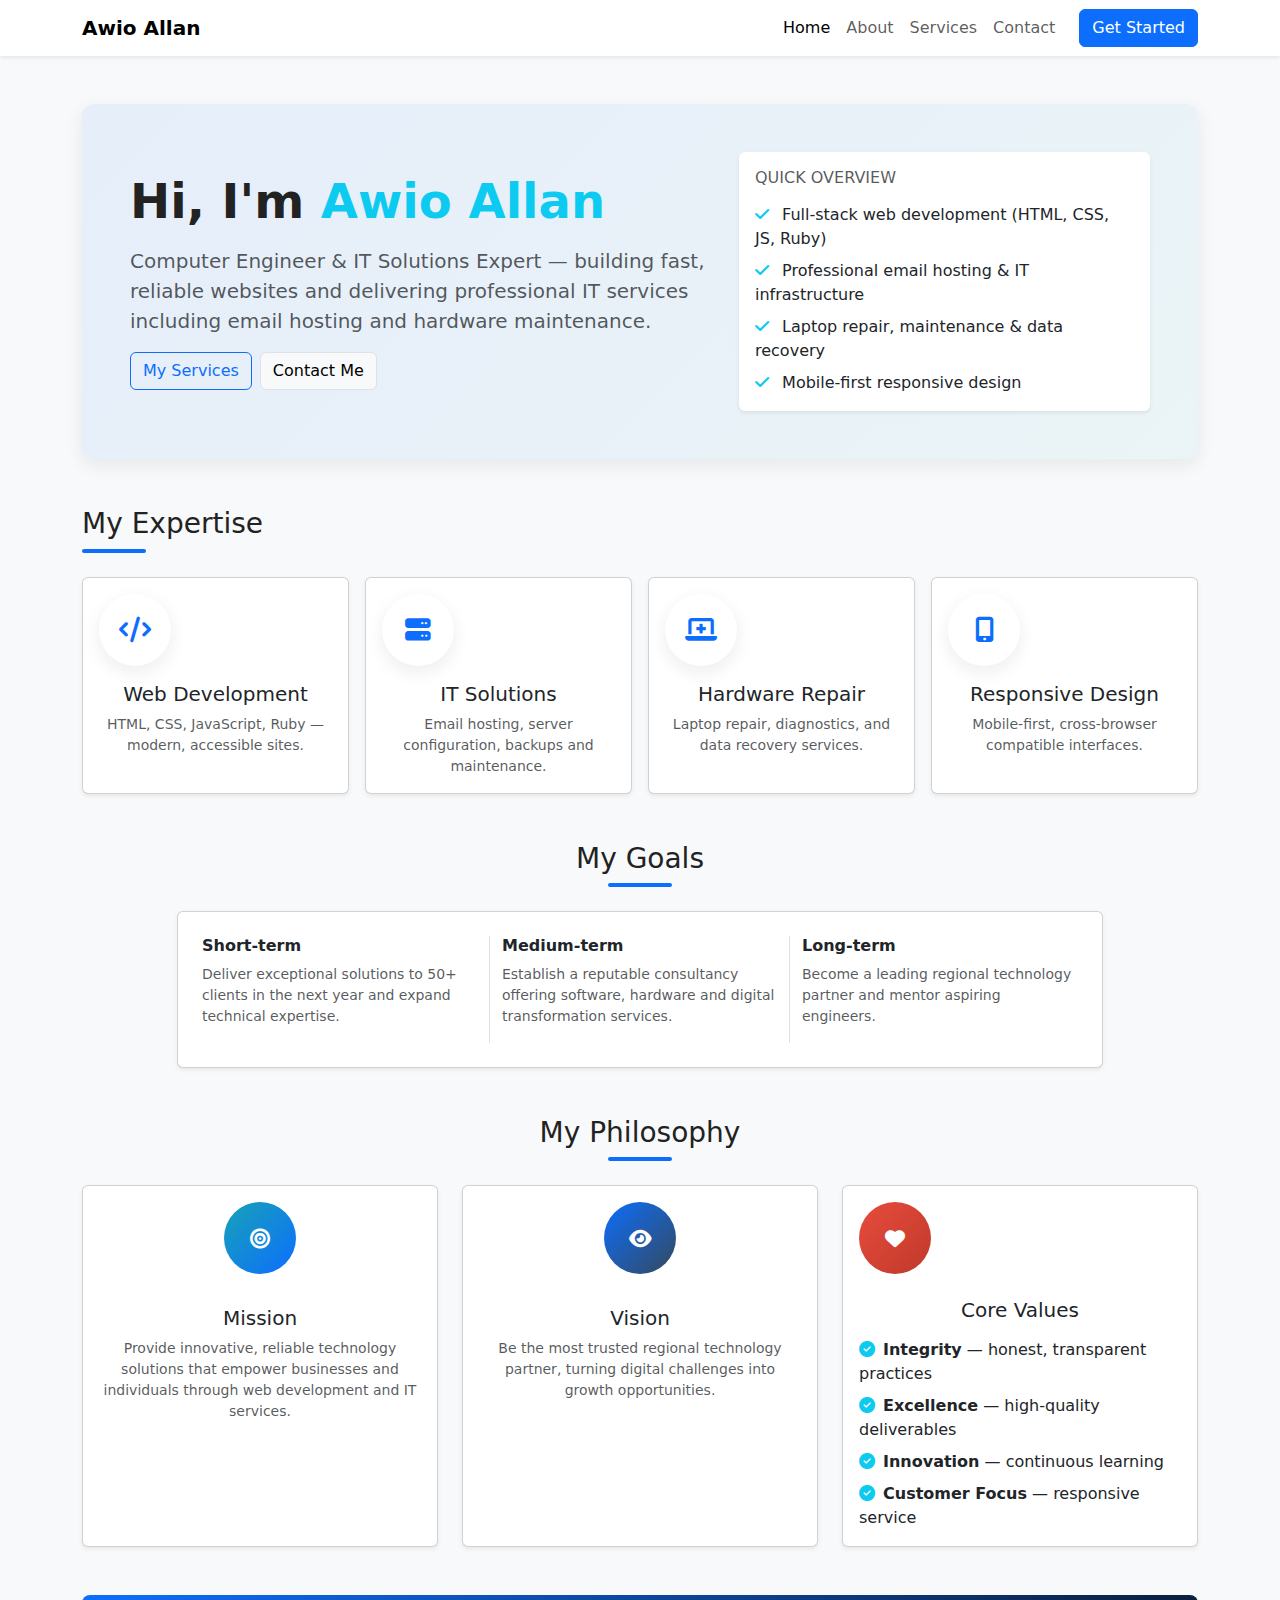
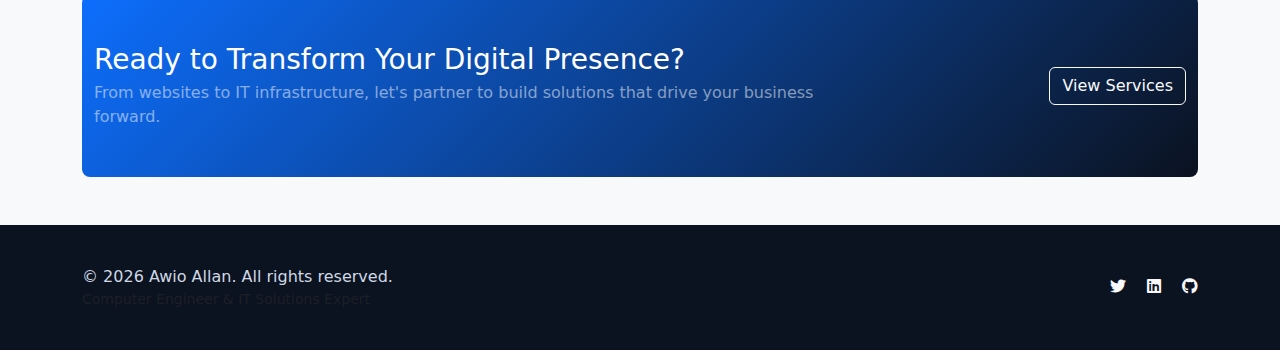
<file: index.html>
<!DOCTYPE html>
<html lang="en">
<head>
  <meta charset="utf-8" />
  <meta name="viewport" content="width=device-width, initial-scale=1" />
  <title>Awio Allan | Computer Engineer</title>

  <!-- Bootstrap CSS -->
  <link href="https://cdn.jsdelivr.net/npm/bootstrap@5.3.2/dist/css/bootstrap.min.css" rel="stylesheet">

  <!-- Font Awesome -->
  <link rel="stylesheet" href="https://cdnjs.cloudflare.com/ajax/libs/font-awesome/6.4.0/css/all.min.css">

  <style>
    :root{
      --brand: #0d6efd;
      --accent: #17a2b8;
      --muted: #6c757d;
      --shadow: 0 6px 18px rgba(20,20,50,0.08);
    }

    body{
      font-family: system-ui, -apple-system, "Segoe UI", Roboto, "Helvetica Neue", Arial;
      color: #222;
      background: #f8f9fa;
    }

    .hero {
      background: linear-gradient(135deg, rgba(13,110,253,0.08), rgba(23,162,184,0.06));
      padding: 4.5rem 0;
      border-radius: 12px;
      box-shadow: var(--shadow);
    }

    .skill-icon {
      width: 72px;
      height: 72px;
      display:flex;
      align-items:center;
      justify-content:center;
      border-radius: 50%;
      background: white;
      box-shadow: var(--shadow);
      color: var(--brand);
      font-size: 1.6rem;
    }

    .underline {
      width: 64px;
      height: 4px;
      background: var(--brand);
      border-radius: 2px;
      margin-top: .5rem;
    }

    footer{
      background: #0b1220;
      color: #cfd8e3;
      padding: 2.5rem 0;
    }

    .btn-outline-brand{
      border-color: var(--brand);
      color: var(--brand);
    }

    @media (min-width: 992px){
      .hero-title { font-size: 3rem; }
    }
  </style>
</head>
<body>

  <!-- NAVBAR -->
  <nav class="navbar navbar-expand-lg navbar-light bg-white shadow-sm">
    <div class="container">
      <a class="navbar-brand fw-bold" href="index.html">Awio Allan</a>
      <button class="navbar-toggler" type="button" data-bs-toggle="collapse" data-bs-target="#mainNav"
        aria-controls="mainNav" aria-expanded="false" aria-label="Toggle navigation">
        <span class="navbar-toggler-icon"></span>
      </button>

      <div class="collapse navbar-collapse" id="mainNav">
        <ul class="navbar-nav ms-auto align-items-lg-center">
          <li class="nav-item"><a class="nav-link active" href="index.html">Home</a></li>
          <li class="nav-item"><a class="nav-link" href="about.html">About</a></li>
          <li class="nav-item"><a class="nav-link" href="services.html">Services</a></li>
          <!--<li class="nav-item"><a class="nav-link" href="projects.html">Projects</a></li>-->
          <li class="nav-item"><a class="nav-link" href="contact.html">Contact</a></li>
        </ul>
        <a class="btn btn-primary ms-lg-3" href="contact.html">Get Started</a>
      </div>
    </div>
  </nav>

  <!-- HERO -->
  <main class="container my-5">
    <section class="hero p-4 p-lg-5">
      <div class="row align-items-center">
        <div class="col-lg-7">
          <h1 class="hero-title display-5 fw-bold mb-3">Hi, I'm <span class="text-info">Awio Allan</span></h1>
          <p class="lead text-muted mb-3">Computer Engineer & IT Solutions Expert — building fast, reliable websites and delivering professional IT services including email hosting and hardware maintenance.</p>

          <div class="d-flex flex-wrap gap-2">
            <!--<a href="projects.html" class="btn btn-primary">View My Work</a>-->
            <a href="services.html" class="btn btn-outline-brand">My Services</a>
            <a href="contact.html" class="btn btn-light border">Contact Me</a>
          </div>
        </div>

        <div class="col-lg-5 mt-4 mt-lg-0">
          <div class="card border-0 shadow-sm">
            <div class="card-body">
              <h6 class="text-uppercase text-muted mb-3">Quick Overview</h6>
              <ul class="list-unstyled mb-0">
                <li class="mb-2"><i class="fa fa-check text-info me-2"></i> Full-stack web development (HTML, CSS, JS, Ruby)</li>
                <li class="mb-2"><i class="fa fa-check text-info me-2"></i> Professional email hosting & IT infrastructure</li>
                <li class="mb-2"><i class="fa fa-check text-info me-2"></i> Laptop repair, maintenance & data recovery</li>
                <li><i class="fa fa-check text-info me-2"></i> Mobile-first responsive design</li>
              </ul>
            </div>
          </div>
        </div>
      </div>
    </section>

    <!-- EXPERTISE / SKILLS -->
    <section class="my-5">
      <div class="d-flex justify-content-between align-items-end mb-4">
        <div>
          <h3 class="mb-0">My Expertise</h3>
          <div class="underline"></div>
        </div>
      </div>

      <div class="row g-3">
        <div class="col-md-6 col-lg-3">
          <div class="card h-100 shadow-sm">
            <div class="card-body text-center">
              <div class="skill-icon mb-3"><i class="fas fa-code"></i></div>
              <h5 class="card-title">Web Development</h5>
              <p class="text-muted small mb-0">HTML, CSS, JavaScript, Ruby — modern, accessible sites.</p>
            </div>
          </div>
        </div>

        <div class="col-md-6 col-lg-3">
          <div class="card h-100 shadow-sm">
            <div class="card-body text-center">
              <div class="skill-icon mb-3"><i class="fas fa-server"></i></div>
              <h5 class="card-title">IT Solutions</h5>
              <p class="text-muted small mb-0">Email hosting, server configuration, backups and maintenance.</p>
            </div>
          </div>
        </div>

        <div class="col-md-6 col-lg-3">
          <div class="card h-100 shadow-sm">
            <div class="card-body text-center">
              <div class="skill-icon mb-3"><i class="fas fa-laptop-medical"></i></div>
              <h5 class="card-title">Hardware Repair</h5>
              <p class="text-muted small mb-0">Laptop repair, diagnostics, and data recovery services.</p>
            </div>
          </div>
        </div>

        <div class="col-md-6 col-lg-3">
          <div class="card h-100 shadow-sm">
            <div class="card-body text-center">
              <div class="skill-icon mb-3"><i class="fas fa-mobile-alt"></i></div>
              <h5 class="card-title">Responsive Design</h5>
              <p class="text-muted small mb-0">Mobile-first, cross-browser compatible interfaces.</p>
            </div>
          </div>
        </div>
      </div>
    </section>

    <!-- GOALS -->
    <section class="my-5">
      <div class="text-center mb-4">
        <h3 class="mb-0">My Goals</h3>
        <div class="underline mx-auto"></div>
      </div>

      <div class="row g-4 justify-content-center">
        <div class="col-md-10">
          <div class="card p-4 shadow-sm">
            <div class="row">
              <div class="col-md-4 border-end">
                <h6 class="fw-semibold">Short-term</h6>
                <p class="text-muted small">Deliver exceptional solutions to 50+ clients in the next year and expand technical expertise.</p>
              </div>
              <div class="col-md-4 border-end">
                <h6 class="fw-semibold">Medium-term</h6>
                <p class="text-muted small">Establish a reputable consultancy offering software, hardware and digital transformation services.</p>
              </div>
              <div class="col-md-4">
                <h6 class="fw-semibold">Long-term</h6>
                <p class="text-muted small">Become a leading regional technology partner and mentor aspiring engineers.</p>
              </div>
            </div>
          </div>
        </div>
      </div>
    </section>

    <!-- MISSION / VISION / VALUES -->
    <section class="my-5">
      <div class="text-center mb-4">
        <h3 class="mb-0">My Philosophy</h3>
        <div class="underline mx-auto"></div>
      </div>

      <div class="row g-4">
        <div class="col-md-4">
          <div class="card h-100 shadow-sm">
            <div class="card-body text-center">
              <div class="mb-3 rounded-circle d-inline-flex align-items-center justify-content-center" style="width:72px;height:72px;background:linear-gradient(135deg,#17a2b8,#0d6efd);color:#fff">
                <i class="fas fa-bullseye fa-lg"></i>
              </div>
              <h5 class="mt-3">Mission</h5>
              <p class="text-muted small">Provide innovative, reliable technology solutions that empower businesses and individuals through web development and IT services.</p>
            </div>
          </div>
        </div>

        <div class="col-md-4">
          <div class="card h-100 shadow-sm">
            <div class="card-body text-center">
              <div class="mb-3 rounded-circle d-inline-flex align-items-center justify-content-center" style="width:72px;height:72px;background:linear-gradient(135deg,#0d6efd,#34495e);color:#fff">
                <i class="fas fa-eye fa-lg"></i>
              </div>
              <h5 class="mt-3">Vision</h5>
              <p class="text-muted small">Be the most trusted regional technology partner, turning digital challenges into growth opportunities.</p>
            </div>
          </div>
        </div>

        <div class="col-md-4">
          <div class="card h-100 shadow-sm">
            <div class="card-body">
              <div class="text-center mb-3 rounded-circle d-inline-flex align-items-center justify-content-center" style="width:72px;height:72px;background:linear-gradient(135deg,#e74c3c,#c0392b);color:#fff">
                <i class="fas fa-heart fa-lg"></i>
              </div>
              <h5 class="text-center mt-2">Core Values</h5>
              <ul class="list-unstyled mt-3 mb-0">
                <li class="mb-2"><i class="fas fa-check-circle text-info me-2"></i><strong>Integrity</strong> — honest, transparent practices</li>
                <li class="mb-2"><i class="fas fa-check-circle text-info me-2"></i><strong>Excellence</strong> — high-quality deliverables</li>
                <li class="mb-2"><i class="fas fa-check-circle text-info me-2"></i><strong>Innovation</strong> — continuous learning</li>
                <li><i class="fas fa-check-circle text-info me-2"></i><strong>Customer Focus</strong> — responsive service</li>
              </ul>
            </div>
          </div>
        </div>
      </div>
    </section>

    <!-- CALL TO ACTION -->
    <section class="py-5 rounded-3 mt-4" style="background: linear-gradient(135deg,#0d6efd, #0b1220); color: #fff;">
      <div class="container">
        <div class="row align-items-center text-center text-lg-start">
          <div class="col-lg-8">
            <h3 class="mb-1">Ready to Transform Your Digital Presence?</h3>
            <p class="mb-0 text-white-50">From websites to IT infrastructure, let's partner to build solutions that drive your business forward.</p>
          </div>
          <div class="col-lg-4 text-lg-end mt-3 mt-lg-0">
            <!--<a href="contact.html" class="btn btn-light me-2">Start a Project</a>-->
            <a href="services.html" class="btn btn-outline-light">View Services</a>
          </div>
        </div>
      </div>
    </section>
  </main>

  <!-- FOOTER -->
  <footer>
    <div class="container">
      <div class="row align-items-center">
        <div class="col-md-6 text-center text-md-start mb-3 mb-md-0">
          <p class="mb-0">&copy; 2026 Awio Allan. All rights reserved.</p>
          <small class="d-block text-muted">Computer Engineer & IT Solutions Expert</small>
        </div>
        <div class="col-md-6 text-center text-md-end">
          <a class="text-light me-3" href="#" aria-label="Twitter"><i class="fab fa-twitter"></i></a>
          <a class="text-light me-3" href="#" aria-label="LinkedIn"><i class="fab fa-linkedin"></i></a>
          <a class="text-light" href="#" aria-label="GitHub"><i class="fab fa-github"></i></a>
        </div>
      </div>
    </div>
  </footer>

  <!-- Bootstrap JS bundle -->
  <script src="https://cdn.jsdelivr.net/npm/bootstrap@5.3.2/dist/js/bootstrap.bundle.min.js"></script>

  <!-- Existing project script (keeps your custom JS) -->
  <script src="script.js"></script>
</body>
</html>
</file>
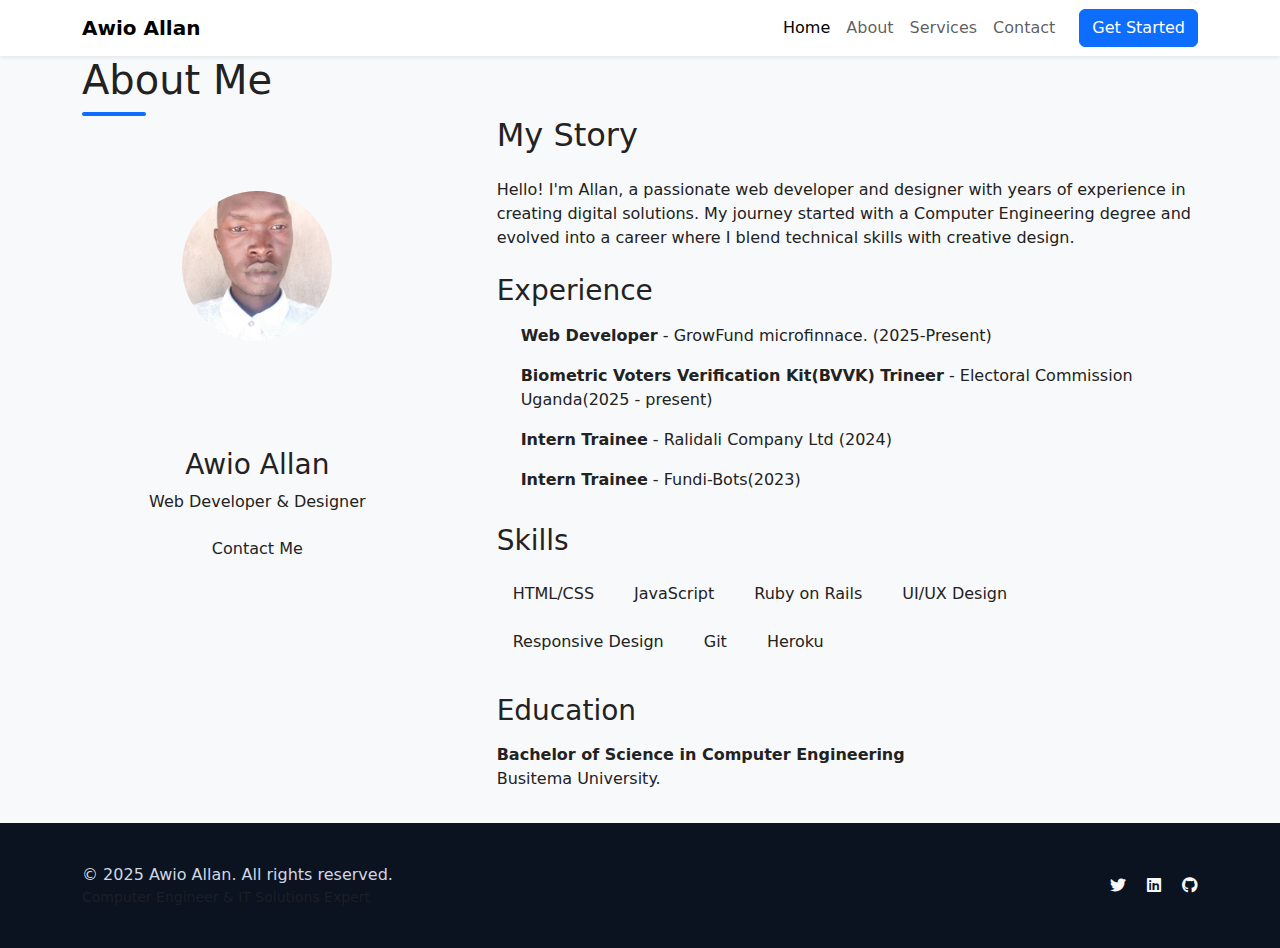
<file: about.html>
<!DOCTYPE html>
<html lang="en">
<head>
  <meta charset="utf-8" />
  <meta name="viewport" content="width=device-width, initial-scale=1" />
  <title>Awio Allan | Computer Engineer</title>

  <!-- Bootstrap CSS -->
  <link href="https://cdn.jsdelivr.net/npm/bootstrap@5.3.2/dist/css/bootstrap.min.css" rel="stylesheet">

  <!-- Font Awesome -->
  <link rel="stylesheet" href="https://cdnjs.cloudflare.com/ajax/libs/font-awesome/6.4.0/css/all.min.css">

  <style>
    :root{
      --brand: #0d6efd;
      --accent: #17a2b8;
      --muted: #6c757d;
      --shadow: 0 6px 18px rgba(20,20,50,0.08);
    }

    body{
      font-family: system-ui, -apple-system, "Segoe UI", Roboto, "Helvetica Neue", Arial;
      color: #222;
      background: #f8f9fa;
    }

    .hero {
      background: linear-gradient(135deg, rgba(13,110,253,0.08), rgba(23,162,184,0.06));
      padding: 4.5rem 0;
      border-radius: 12px;
      box-shadow: var(--shadow);
    }

    .skill-icon {
      width: 72px;
      height: 72px;
      display:flex;
      align-items:center;
      justify-content:center;
      border-radius: 50%;
      background: white;
      box-shadow: var(--shadow);
      color: var(--brand);
      font-size: 1.6rem;
    }

    .underline {
      width: 64px;
      height: 4px;
      background: var(--brand);
      border-radius: 2px;
      margin-top: .5rem;
    }

    footer{
      background: #0b1220;
      color: #cfd8e3;
      padding: 2.5rem 0;
    }

    .btn-outline-brand{
      border-color: var(--brand);
      color: var(--brand);
    }

    @media (min-width: 992px){
      .hero-title { font-size: 3rem; }
    }
  </style>
</head>
<body>

  <!-- NAVBAR -->
  <nav class="navbar navbar-expand-lg navbar-light bg-white shadow-sm">
    <div class="container">
      <a class="navbar-brand fw-bold" href="index.html">Awio Allan</a>
      <button class="navbar-toggler" type="button" data-bs-toggle="collapse" data-bs-target="#mainNav"
        aria-controls="mainNav" aria-expanded="false" aria-label="Toggle navigation">
        <span class="navbar-toggler-icon"></span>
      </button>

      <div class="collapse navbar-collapse" id="mainNav">
        <ul class="navbar-nav ms-auto align-items-lg-center">
          <li class="nav-item"><a class="nav-link active" href="index.html">Home</a></li>
          <li class="nav-item"><a class="nav-link" href="about.html">About</a></li>
          <li class="nav-item"><a class="nav-link" href="services.html">Services</a></li>
          <!--<li class="nav-item"><a class="nav-link" href="projects.html">Projects</a></li>-->
          <li class="nav-item"><a class="nav-link" href="contact.html">Contact</a></li>
        </ul>
        <a class="btn btn-primary ms-lg-3" href="contact.html">Get Started</a>
      </div>
    </div>
  </nav>
    <main>
        <section>
            <div class="container">
                <div class="section-title">
                    <h1>About Me</h1>
                    <div class="underline"></div>
                </div>
                
                <div style="display: grid; grid-template-columns: 1fr 2fr; gap: 4rem; align-items: start;">
                    <!-- Profile Image -->
                    <div style="text-align: center;">
                        <div style="width: 300px; height: 300px; background-color: var(--light); border-radius: 50%; margin: 0 auto 2rem; 
                            display: flex; align-items: center; justify-content: center; font-size: 4rem; color: var(--secondary);">
                            <img src="assets/awio.jpeg" alt="Awio Allan" style="border-radius: 50%; width: 150px; height: 150px; object-fit: cover;"></img>
                        </div>
                        <h3>Awio Allan</h3>
                        <p style="color: var(--secondary); margin-bottom: 1rem;">Web Developer & Designer</p>
                        <a href="contact.html" class="btn">Contact Me</a>
                    </div>

                    <!-- About Content -->
                    <div>
                        <h2 style="margin-bottom: 1.5rem;">My Story</h2>
                        <p style="margin-bottom: 1.5rem;">
                            Hello! I'm Allan, a passionate web developer and designer with years of experience in
                            creating digital solutions. My journey started with a Computer Engineering degree and evolved 
                            into a career where I blend technical skills with creative design.
                        </p>
                        
                        <h3 style="margin-bottom: 1rem;">Experience</h3>
                        <div style="margin-bottom: 2rem; padding-left: 1.5rem; border-left: 3px solid var(--secondary);">
                            <p><strong>Web Developer</strong> - GrowFund microfinnace. (2025-Present)</p>
                            <p><strong>Biometric Voters Verification Kit(BVVK) Trineer</strong> - Electoral Commission Uganda(2025 - present)</p>
                            <p><strong>Intern Trainee</strong> - Ralidali Company Ltd (2024)</p>
                             <p><strong>Intern Trainee</strong> - Fundi-Bots(2023)</p>
                        </div>

                        <h3 style="margin-bottom: 1rem;">Skills</h3>
                        <div style="display: flex; flex-wrap: wrap; gap: 0.5rem; margin-bottom: 2rem;">
                            <span style="background-color: var(--light); padding: 0.5rem 1rem; border-radius: 20px;">HTML/CSS</span>
                            <span style="background-color: var(--light); padding: 0.5rem 1rem; border-radius: 20px;">JavaScript</span>
                            <span style="background-color: var(--light); padding: 0.5rem 1rem; border-radius: 20px;">Ruby on Rails</span>
                            <span style="background-color: var(--light); padding: 0.5rem 1rem; border-radius: 20px;">UI/UX Design</span>
                            <span style="background-color: var(--light); padding: 0.5rem 1rem; border-radius: 20px;">Responsive Design</span>
                            <span style="background-color: var(--light); padding: 0.5rem 1rem; border-radius: 20px;">Git</span>
                            <span style="background-color: var(--light); padding: 0.5rem 1rem; border-radius: 20px;">Heroku</span>
                        </div>

                        <h3 style="margin-bottom: 1rem;">Education</h3>
                        <p style="margin-bottom: 2rem;">
                            <strong>Bachelor of Science in Computer Engineering</strong><br>
                            Busitema University.
                        </p>
                    </div>
                </div>
            </div>
        </section>
    </main>

     <!-- FOOTER -->
  <footer>
    <div class="container">
      <div class="row align-items-center">
        <div class="col-md-6 text-center text-md-start mb-3 mb-md-0">
          <p class="mb-0">&copy; 2025 Awio Allan. All rights reserved.</p>
          <small class="d-block text-muted">Computer Engineer & IT Solutions Expert</small>
        </div>
        <div class="col-md-6 text-center text-md-end">
          <a class="text-light me-3" href="#" aria-label="Twitter"><i class="fab fa-twitter"></i></a>
          <a class="text-light me-3" href="#" aria-label="LinkedIn"><i class="fab fa-linkedin"></i></a>
          <a class="text-light" href="#" aria-label="GitHub"><i class="fab fa-github"></i></a>
        </div>
      </div>
    </div>
  </footer>

  <!-- Bootstrap JS bundle -->
  <script src="https://cdn.jsdelivr.net/npm/bootstrap@5.3.2/dist/js/bootstrap.bundle.min.js"></script>
</body>
</html>
</file>
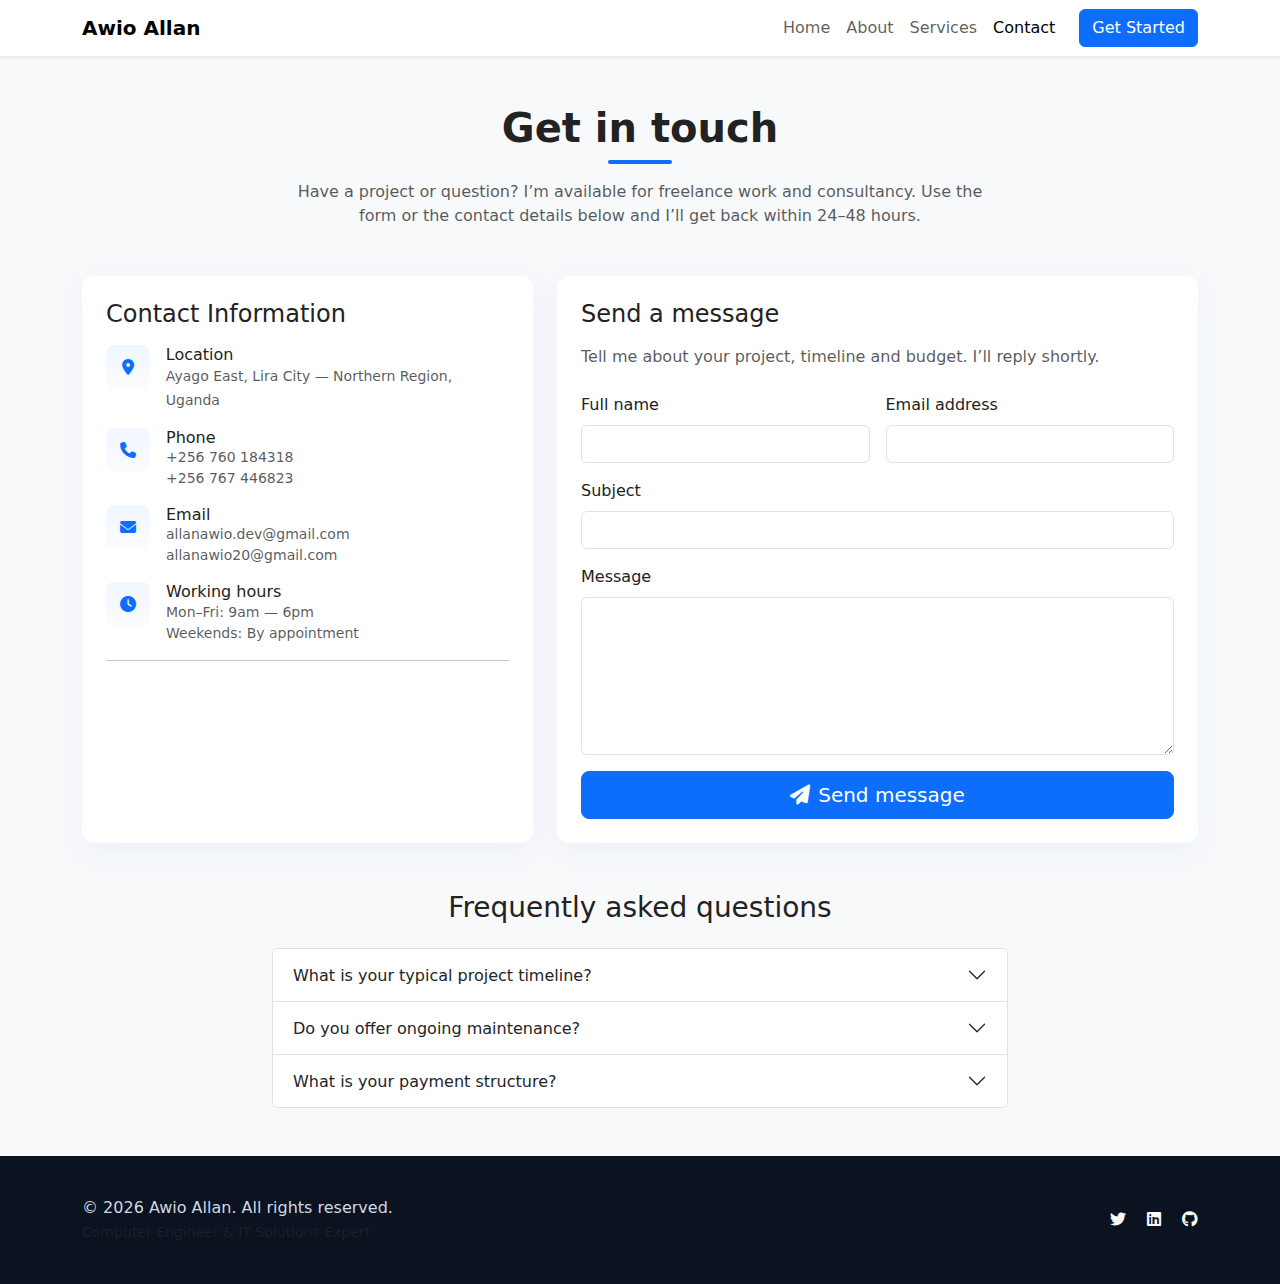
<file: contact.html>
<!DOCTYPE html>
<html lang="en">
<head>
  <meta charset="utf-8" />
  <meta name="viewport" content="width=device-width, initial-scale=1" />
  <title>Contact — Awio Allan | Computer Engineer</title>

  <!-- Bootstrap CSS -->
  <link href="https://cdn.jsdelivr.net/npm/bootstrap@5.3.2/dist/css/bootstrap.min.css" rel="stylesheet">

  <!-- Font Awesome -->
  <link rel="stylesheet" href="https://cdnjs.cloudflare.com/ajax/libs/font-awesome/6.4.0/css/all.min.css">

  <style>
    :root{
      --brand: #0d6efd;
      --muted: #6c757d;
      --shadow: 0 8px 30px rgba(13,110,253,0.06);
    }

    body{
      font-family: system-ui, -apple-system, "Segoe UI", Roboto, "Helvetica Neue", Arial;
      background: #f8f9fa;
      color: #222;
    }

    .underline { width: 64px; height: 4px; background: var(--brand); border-radius: 2px; margin-top: .5rem; }
    .contact-panel { border-radius: 12px; box-shadow: var(--shadow); background: #fff; }
    .info-icon { width:44px;height:44px;border-radius:8px;background:linear-gradient(180deg,rgba(13,110,253,0.06),rgba(13,110,253,0.02));display:inline-flex;align-items:center;justify-content:center;color:var(--brand); }
    .social-btn { width:44px;height:44px;border-radius:8px;background:#fff;border:1px solid rgba(0,0,0,0.05);display:inline-flex;align-items:center;justify-content:center;color:var(--muted); }
    .form-control:focus { box-shadow: 0 0 0 0.15rem rgba(13,110,253,0.12); border-color: var(--brand); }
    footer { background: #0b1220; color: #cfd8e3; padding: 2.5rem 0; }
  </style>
</head>
<body>

  <!-- NAVBAR -->
  <nav class="navbar navbar-expand-lg navbar-light bg-white shadow-sm">
    <div class="container">
      <a class="navbar-brand fw-bold" href="index.html">Awio Allan</a>
      <button class="navbar-toggler" type="button" data-bs-toggle="collapse" data-bs-target="#mainNav"
        aria-controls="mainNav" aria-expanded="false" aria-label="Toggle navigation">
        <span class="navbar-toggler-icon"></span>
      </button>

      <div class="collapse navbar-collapse" id="mainNav">
        <ul class="navbar-nav ms-auto align-items-lg-center">
          <li class="nav-item"><a class="nav-link" href="index.html">Home</a></li>
          <li class="nav-item"><a class="nav-link" href="about.html">About</a></li>
          <li class="nav-item"><a class="nav-link" href="services.html">Services</a></li>
          <!--<li class="nav-item"><a class="nav-link" href="projects.html">Projects</a></li>-->
          <li class="nav-item"><a class="nav-link active" href="contact.html">Contact</a></li>
        </ul>
        <a class="btn btn-primary ms-lg-3" href="contact.html">Get Started</a>
      </div>
    </div>
  </nav>

  <main class="container my-5">
    <header class="text-center mb-5">
      <h1 class="fw-bold mb-1">Get in touch</h1>
      <div class="underline mx-auto"></div>
      <p class="text-muted mt-3" style="max-width:720px;margin:auto;">Have a project or question? I’m available for freelance work and consultancy. Use the form or the contact details below and I’ll get back within 24–48 hours.</p>
    </header>

    <div class="row g-4">
      <!-- LEFT: Contact info -->
      <div class="col-lg-5">
        <div class="p-4 contact-panel h-100">
          <h4 class="mb-3">Contact Information</h4>

          <div class="d-flex gap-3 mb-3">
            <div class="info-icon"><i class="fas fa-map-marker-alt"></i></div>
            <div>
              <h6 class="mb-0">Location</h6>
              <small class="text-muted">Ayago East, Lira City — Northern Region, Uganda</small>
            </div>
          </div>

          <div class="d-flex gap-3 mb-3">
            <div class="info-icon"><i class="fas fa-phone"></i></div>
            <div>
              <h6 class="mb-0">Phone</h6>
              <small class="text-muted d-block">+256 760 184318</small>
              <small class="text-muted d-block">+256 767 446823</small>
            </div>
          </div>

          <div class="d-flex gap-3 mb-3">
            <div class="info-icon"><i class="fas fa-envelope"></i></div>
            <div>
              <h6 class="mb-0">Email</h6>
              <small class="text-muted d-block">allanawio.dev@gmail.com</small>
              <small class="text-muted d-block">allanawio20@gmail.com</small>
            </div>
          </div>

          <div class="d-flex gap-3 mb-3">
            <div class="info-icon"><i class="fas fa-clock"></i></div>
            <div>
              <h6 class="mb-0">Working hours</h6>
              <small class="text-muted d-block">Mon–Fri: 9am — 6pm</small>
              <small class="text-muted d-block">Weekends: By appointment</small>
            </div>
          </div>

          <hr>

          <!--<h6 class="mb-2">Follow</h6>
          <div class="d-flex gap-2">
            <a class="social-btn" href="#" aria-label="GitHub"><i class="fab fa-github"></i></a>
            <a class="social-btn" href="#" aria-label="LinkedIn"><i class="fab fa-linkedin"></i></a>
            <a class="social-btn" href="#" aria-label="Twitter"><i class="fab fa-twitter"></i></a>
            <a class="social-btn" href="#" aria-label="Dribbble"><i class="fab fa-dribbble"></i></a>
          </div>

          <div class="mt-4">
            <h6 class="mb-2">Quick stats</h6>
            <div class="d-flex gap-3">
              <div class="text-center">
                <h5 class="mb-0">150+</h5>
                <small class="text-muted">Projects</small>
              </div>
              <div class="text-center">
                <h5 class="mb-0">50+</h5>
                <small class="text-muted">Clients</small>
              </div>
              <div class="text-center">
                <h5 class="mb-0">99%</h5>
                <small class="text-muted">Satisfaction</small>
              </div>
            </div>
          </div>-->
        </div>
      </div>

      <!-- RIGHT: Contact form -->
      <div class="col-lg-7">
        <div class="p-4 contact-panel h-100">
          <h4 class="mb-3">Send a message</h4>
          <p class="text-muted mb-4">Tell me about your project, timeline and budget. I’ll reply shortly.</p>

          <form id="contactForm" class="row g-3 needs-validation" novalidate>
            <div class="col-md-6">
              <label for="name" class="form-label">Full name</label>
              <input type="text" class="form-control" id="name" name="name" required>
              <div class="invalid-feedback">Please enter your full name.</div>
            </div>

            <div class="col-md-6">
              <label for="email" class="form-label">Email address</label>
              <input type="email" class="form-control" id="email" name="email" required>
              <div class="invalid-feedback">Provide a valid email.</div>
            </div>

            <div class="col-12">
              <label for="subject" class="form-label">Subject</label>
              <input type="text" class="form-control" id="subject" name="subject" required>
              <div class="invalid-feedback">Enter a subject.</div>
            </div>

            <div class="col-12">
              <label for="message" class="form-label">Message</label>
              <textarea class="form-control" id="message" name="message" rows="6" required></textarea>
              <div class="invalid-feedback">Tell me about your project.</div>
            </div>

            <div class="col-12 d-grid">
              <button class="btn btn-primary btn-lg" type="submit"><i class="fas fa-paper-plane me-2"></i>Send message</button>
            </div>
          </form>

          <div id="formAlert" class="alert alert-success mt-4 d-none" role="alert">
            Message sent. Thank you — I will reply soon.
          </div>
        </div>
      </div>
    </div>

    <!-- FAQ -->
    <section class="mt-5">
      <h3 class="text-center mb-4">Frequently asked questions</h3>
      <div class="row justify-content-center">
        <div class="col-lg-8">
          <div class="accordion" id="faqAccordion">
            <div class="accordion-item">
              <h2 class="accordion-header" id="faqOne">
                <button class="accordion-button collapsed" type="button" data-bs-toggle="collapse" data-bs-target="#collapseOne" aria-expanded="false" aria-controls="collapseOne">
                  What is your typical project timeline?
                </button>
              </h2>
              <div id="collapseOne" class="accordion-collapse collapse" aria-labelledby="faqOne" data-bs-parent="#faqAccordion">
                <div class="accordion-body text-muted">Most projects take 2–8 weeks depending on complexity. A detailed timeline is provided after scoping.</div>
              </div>
            </div>

            <div class="accordion-item">
              <h2 class="accordion-header" id="faqTwo">
                <button class="accordion-button collapsed" type="button" data-bs-toggle="collapse" data-bs-target="#collapseTwo" aria-expanded="false" aria-controls="collapseTwo">
                  Do you offer ongoing maintenance?
                </button>
              </h2>
              <div id="collapseTwo" class="accordion-collapse collapse" aria-labelledby="faqTwo" data-bs-parent="#faqAccordion">
                <div class="accordion-body text-muted">Yes — maintenance packages include updates, backups, security monitoring and support.</div>
              </div>
            </div>

            <div class="accordion-item">
              <h2 class="accordion-header" id="faqThree">
                <button class="accordion-button collapsed" type="button" data-bs-toggle="collapse" data-bs-target="#collapseThree" aria-expanded="false" aria-controls="collapseThree">
                  What is your payment structure?
                </button>
              </h2>
              <div id="collapseThree" class="accordion-collapse collapse" aria-labelledby="faqThree" data-bs-parent="#faqAccordion">
                <div class="accordion-body text-muted">Typically 50% upfront and 50% on completion. Milestone payments available for large projects.</div>
              </div>
            </div>

          </div>
        </div>
      </div>
    </section>
  </main>

  <!-- FOOTER -->
  <footer class="mt-5">
    <div class="container">
      <div class="row align-items-center">
        <div class="col-md-8">
          <p class="mb-0">&copy; 2026 Awio Allan. All rights reserved.</p>
          <small class="text-muted">Computer Engineer & IT Solutions Expert</small>
        </div>
        <div class="col-md-4 text-md-end">
          <a class="text-light me-3" href="#" aria-label="Twitter"><i class="fab fa-twitter"></i></a>
          <a class="text-light me-3" href="#" aria-label="LinkedIn"><i class="fab fa-linkedin"></i></a>
          <a class="text-light" href="#" aria-label="GitHub"><i class="fab fa-github"></i></a>
        </div>
      </div>
    </div>
  </footer>

  <!-- Bootstrap JS bundle -->
  <script src="https://cdn.jsdelivr.net/npm/bootstrap@5.3.2/dist/js/bootstrap.bundle.min.js"></script>

  <script>
    // Bootstrap form validation + simple submit demo
    (function () {
      'use strict'
      const form = document.querySelector('.needs-validation');
      const alertEl = document.getElementById('formAlert');

      form.addEventListener('submit', function (e) {
        e.preventDefault();
        if (!form.checkValidity()) {
          form.classList.add('was-validated');
          return;
        }

        // Demo: show success message (replace with real submit logic)
        alertEl.classList.remove('d-none');
        form.reset();
        form.classList.remove('was-validated');
        setTimeout(() => alertEl.classList.add('d-none'), 5000);
      }, false);
    })();
  </script>
</body>
</file>
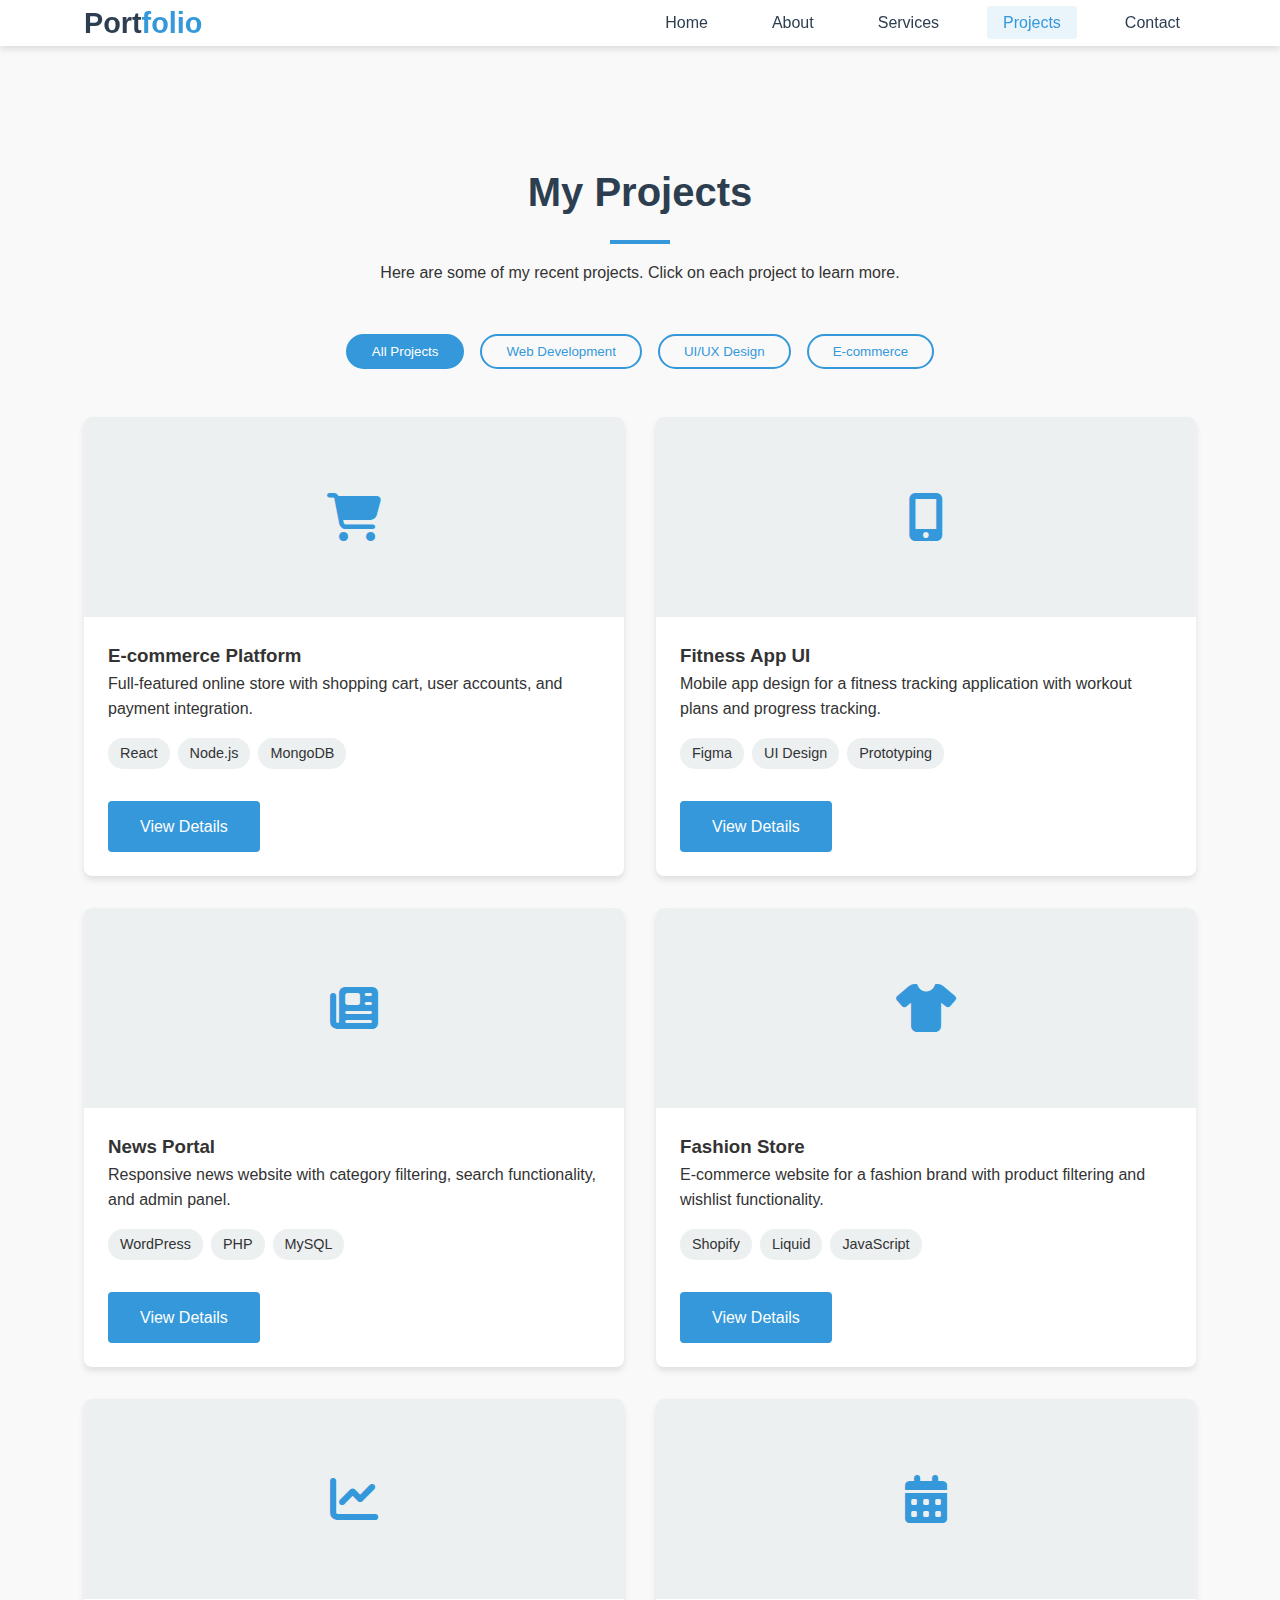
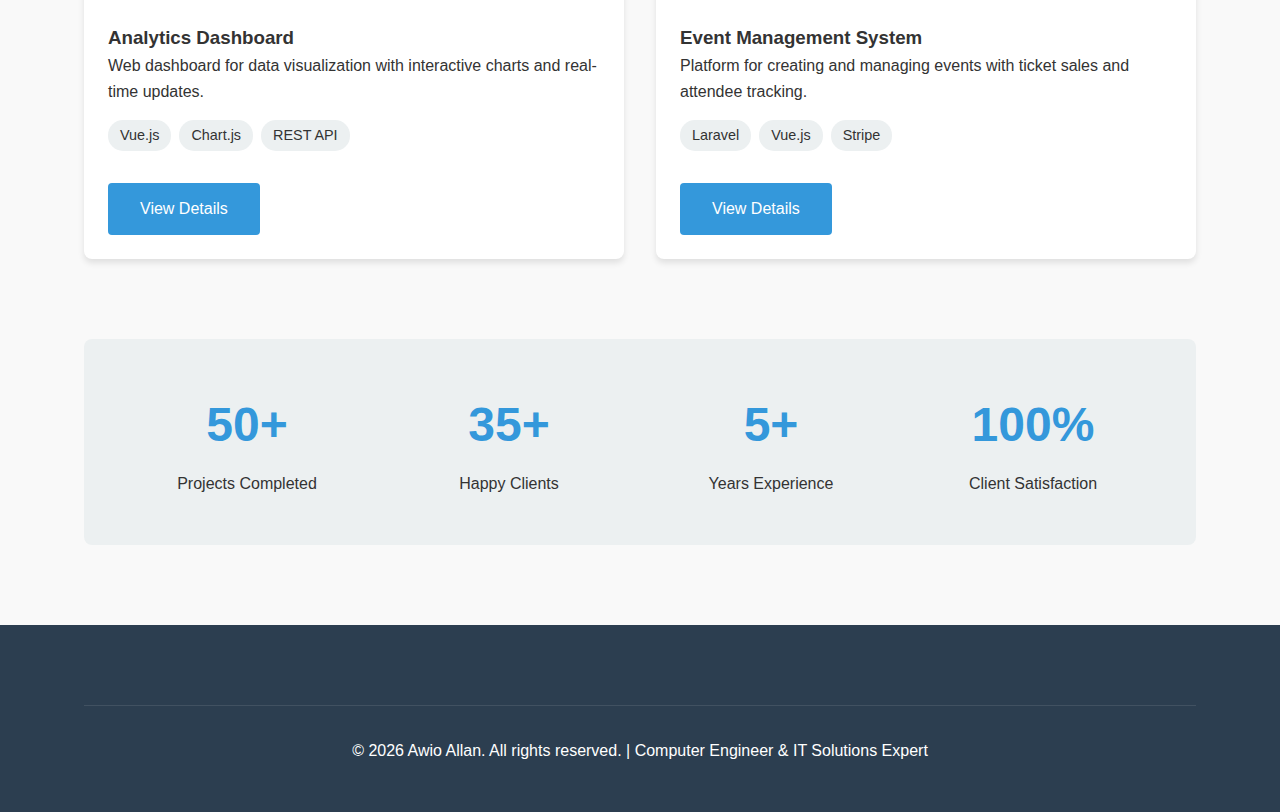
<file: projects.html>
<!DOCTYPE html>
<html lang="en">
<head>
    <meta charset="UTF-8">
    <meta name="viewport" content="width=device-width, initial-scale=1.0">
    <title>Projects | Portfolio</title>
    <link rel="stylesheet" href="style.css">
    <link rel="stylesheet" href="https://cdnjs.cloudflare.com/ajax/libs/font-awesome/6.4.0/css/all.min.css">
    <style>
        .filter-buttons {
            display: flex;
            justify-content: center;
            gap: 1rem;
            margin-bottom: 3rem;
            flex-wrap: wrap;
        }
        
        .filter-btn {
            padding: 0.5rem 1.5rem;
            background: transparent;
            border: 2px solid var(--secondary);
            color: var(--secondary);
            border-radius: 20px;
            cursor: pointer;
            transition: var(--transition);
        }
        
        .filter-btn.active,
        .filter-btn:hover {
            background: var(--secondary);
            color: white;
        }
        
        .projects-grid {
            display: grid;
            grid-template-columns: repeat(auto-fill, minmax(350px, 1fr));
            gap: 2rem;
        }
        
        .project-card {
            background: white;
            border-radius: 8px;
            overflow: hidden;
            box-shadow: var(--shadow);
            transition: var(--transition);
        }
        
        .project-card:hover {
            transform: translateY(-5px);
        }
        
        .project-image {
            height: 200px;
            background-color: var(--light);
            display: flex;
            align-items: center;
            justify-content: center;
            font-size: 3rem;
            color: var(--secondary);
        }
        
        .project-content {
            padding: 1.5rem;
        }
        
        .project-tags {
            display: flex;
            flex-wrap: wrap;
            gap: 0.5rem;
            margin: 1rem 0;
        }
        
        .project-tag {
            background-color: var(--light);
            padding: 0.25rem 0.75rem;
            border-radius: 15px;
            font-size: 0.9rem;
        }
    </style>
</head>
<body>
    <header>
        <nav class="container">
            <a href="index.html" class="logo">Port<span>folio</span></a>
            <button class="mobile-menu-btn">☰</button>
            <ul class="nav-links">
                <li><a href="index.html">Home</a></li>
                <li><a href="about.html">About</a></li>
                <li><a href="services.html">Services</a></li>
                <li><a href="projects.html" class="active">Projects</a></li>
                <li><a href="contact.html">Contact</a></li>
            </ul>
        </nav>
    </header>

    <main>
        <section>
            <div class="container">
                <div class="section-title">
                    <h1>My Projects</h1>
                    <div class="underline"></div>
                    <p style="max-width: 600px; margin: 1rem auto 0;">Here are some of my recent projects. Click on each project to learn more.</p>
                </div>

                <!-- Project Filter -->
                <div class="filter-buttons">
                    <button class="filter-btn active" data-filter="all">All Projects</button>
                    <button class="filter-btn" data-filter="web">Web Development</button>
                    <button class="filter-btn" data-filter="design">UI/UX Design</button>
                    <button class="filter-btn" data-filter="ecommerce">E-commerce</button>
                </div>

                <!-- Projects Grid -->
                <div class="projects-grid">
                    <!-- Project 1 -->
                    <div class="project-card" data-category="web">
                        <div class="project-image">
                            <i class="fas fa-shopping-cart"></i>
                        </div>
                        <div class="project-content">
                            <h3>E-commerce Platform</h3>
                            <p>Full-featured online store with shopping cart, user accounts, and payment integration.</p>
                            <div class="project-tags">
                                <span class="project-tag">React</span>
                                <span class="project-tag">Node.js</span>
                                <span class="project-tag">MongoDB</span>
                            </div>
                            <a href="#" class="btn" style="margin-top: 1rem;">View Details</a>
                        </div>
                    </div>

                    <!-- Project 2 -->
                    <div class="project-card" data-category="design">
                        <div class="project-image">
                            <i class="fas fa-mobile-alt"></i>
                        </div>
                        <div class="project-content">
                            <h3>Fitness App UI</h3>
                            <p>Mobile app design for a fitness tracking application with workout plans and progress tracking.</p>
                            <div class="project-tags">
                                <span class="project-tag">Figma</span>
                                <span class="project-tag">UI Design</span>
                                <span class="project-tag">Prototyping</span>
                            </div>
                            <a href="#" class="btn" style="margin-top: 1rem;">View Details</a>
                        </div>
                    </div>

                    <!-- Project 3 -->
                    <div class="project-card" data-category="web">
                        <div class="project-image">
                            <i class="fas fa-newspaper"></i>
                        </div>
                        <div class="project-content">
                            <h3>News Portal</h3>
                            <p>Responsive news website with category filtering, search functionality, and admin panel.</p>
                            <div class="project-tags">
                                <span class="project-tag">WordPress</span>
                                <span class="project-tag">PHP</span>
                                <span class="project-tag">MySQL</span>
                            </div>
                            <a href="#" class="btn" style="margin-top: 1rem;">View Details</a>
                        </div>
                    </div>

                    <!-- Project 4 -->
                    <div class="project-card" data-category="ecommerce">
                        <div class="project-image">
                            <i class="fas fa-tshirt"></i>
                        </div>
                        <div class="project-content">
                            <h3>Fashion Store</h3>
                            <p>E-commerce website for a fashion brand with product filtering and wishlist functionality.</p>
                            <div class="project-tags">
                                <span class="project-tag">Shopify</span>
                                <span class="project-tag">Liquid</span>
                                <span class="project-tag">JavaScript</span>
                            </div>
                            <a href="#" class="btn" style="margin-top: 1rem;">View Details</a>
                        </div>
                    </div>

                    <!-- Project 5 -->
                    <div class="project-card" data-category="design">
                        <div class="project-image">
                            <i class="fas fa-chart-line"></i>
                        </div>
                        <div class="project-content">
                            <h3>Analytics Dashboard</h3>
                            <p>Web dashboard for data visualization with interactive charts and real-time updates.</p>
                            <div class="project-tags">
                                <span class="project-tag">Vue.js</span>
                                <span class="project-tag">Chart.js</span>
                                <span class="project-tag">REST API</span>
                            </div>
                            <a href="#" class="btn" style="margin-top: 1rem;">View Details</a>
                        </div>
                    </div>

                    <!-- Project 6 -->
                    <div class="project-card" data-category="web">
                        <div class="project-image">
                            <i class="fas fa-calendar-alt"></i>
                        </div>
                        <div class="project-content">
                            <h3>Event Management System</h3>
                            <p>Platform for creating and managing events with ticket sales and attendee tracking.</p>
                            <div class="project-tags">
                                <span class="project-tag">Laravel</span>
                                <span class="project-tag">Vue.js</span>
                                <span class="project-tag">Stripe</span>
                            </div>
                            <a href="#" class="btn" style="margin-top: 1rem;">View Details</a>
                        </div>
                    </div>
                </div>

                <!-- Stats Section -->
                <div style="margin-top: 5rem; padding: 3rem; background-color: var(--light); border-radius: 8px;">
                    <div style="display: grid; grid-template-columns: repeat(auto-fit, minmax(200px, 1fr)); gap: 2rem; text-align: center;">
                        <div>
                            <h2 style="font-size: 3rem; color: var(--secondary); margin-bottom: 0.5rem;">50+</h2>
                            <p>Projects Completed</p>
                        </div>
                        <div>
                            <h2 style="font-size: 3rem; color: var(--secondary); margin-bottom: 0.5rem;">35+</h2>
                            <p>Happy Clients</p>
                        </div>
                        <div>
                            <h2 style="font-size: 3rem; color: var(--secondary); margin-bottom: 0.5rem;">5+</h2>
                            <p>Years Experience</p>
                        </div>
                        <div>
                            <h2 style="font-size: 3rem; color: var(--secondary); margin-bottom: 0.5rem;">100%</h2>
                            <p>Client Satisfaction</p>
                        </div>
                    </div>
                </div>
            </div>
        </section>
    </main>

    <footer>
        <div class="container">
            
            <div class="copyright">
                <p>&copy; 2026 Awio Allan. All rights reserved. | Computer Engineer & IT Solutions Expert</p>
            </div>
        </div>
    </footer>


    <script src="script.js"></script>
    <script>
        // Project Filtering
        document.addEventListener('DOMContentLoaded', function() {
            const filterButtons = document.querySelectorAll('.filter-btn');
            const projectCards = document.querySelectorAll('.project-card');
            
            filterButtons.forEach(button => {
                button.addEventListener('click', function() {
                    // Remove active class from all buttons
                    filterButtons.forEach(btn => btn.classList.remove('active'));
                    
                    // Add active class to clicked button
                    this.classList.add('active');
                    
                    const filterValue = this.getAttribute('data-filter');
                    
                    // Show/hide projects based on filter
                    projectCards.forEach(card => {
                        if (filterValue === 'all' || card.getAttribute('data-category') === filterValue) {
                            card.style.display = 'block';
                        } else {
                            card.style.display = 'none';
                        }
                    });
                });
            });
        });
    </script>
</body>
</html>
</file>
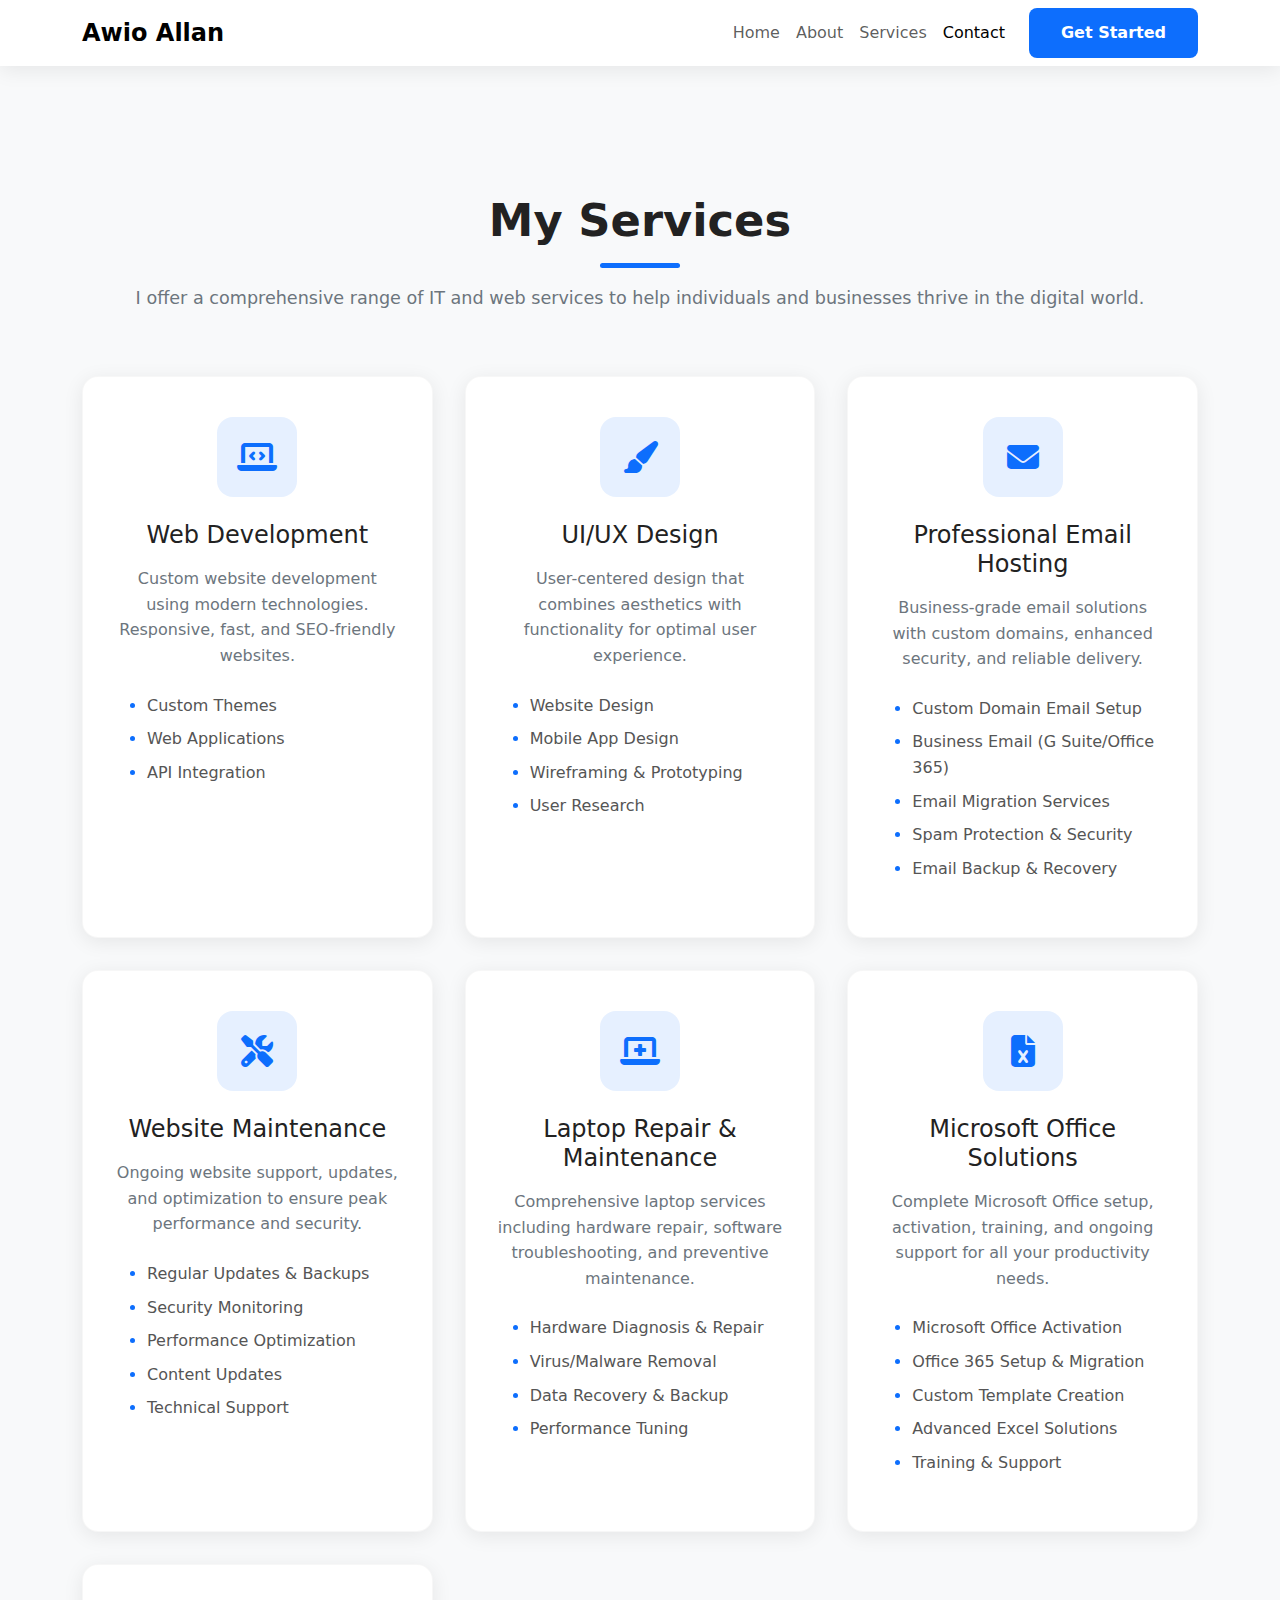
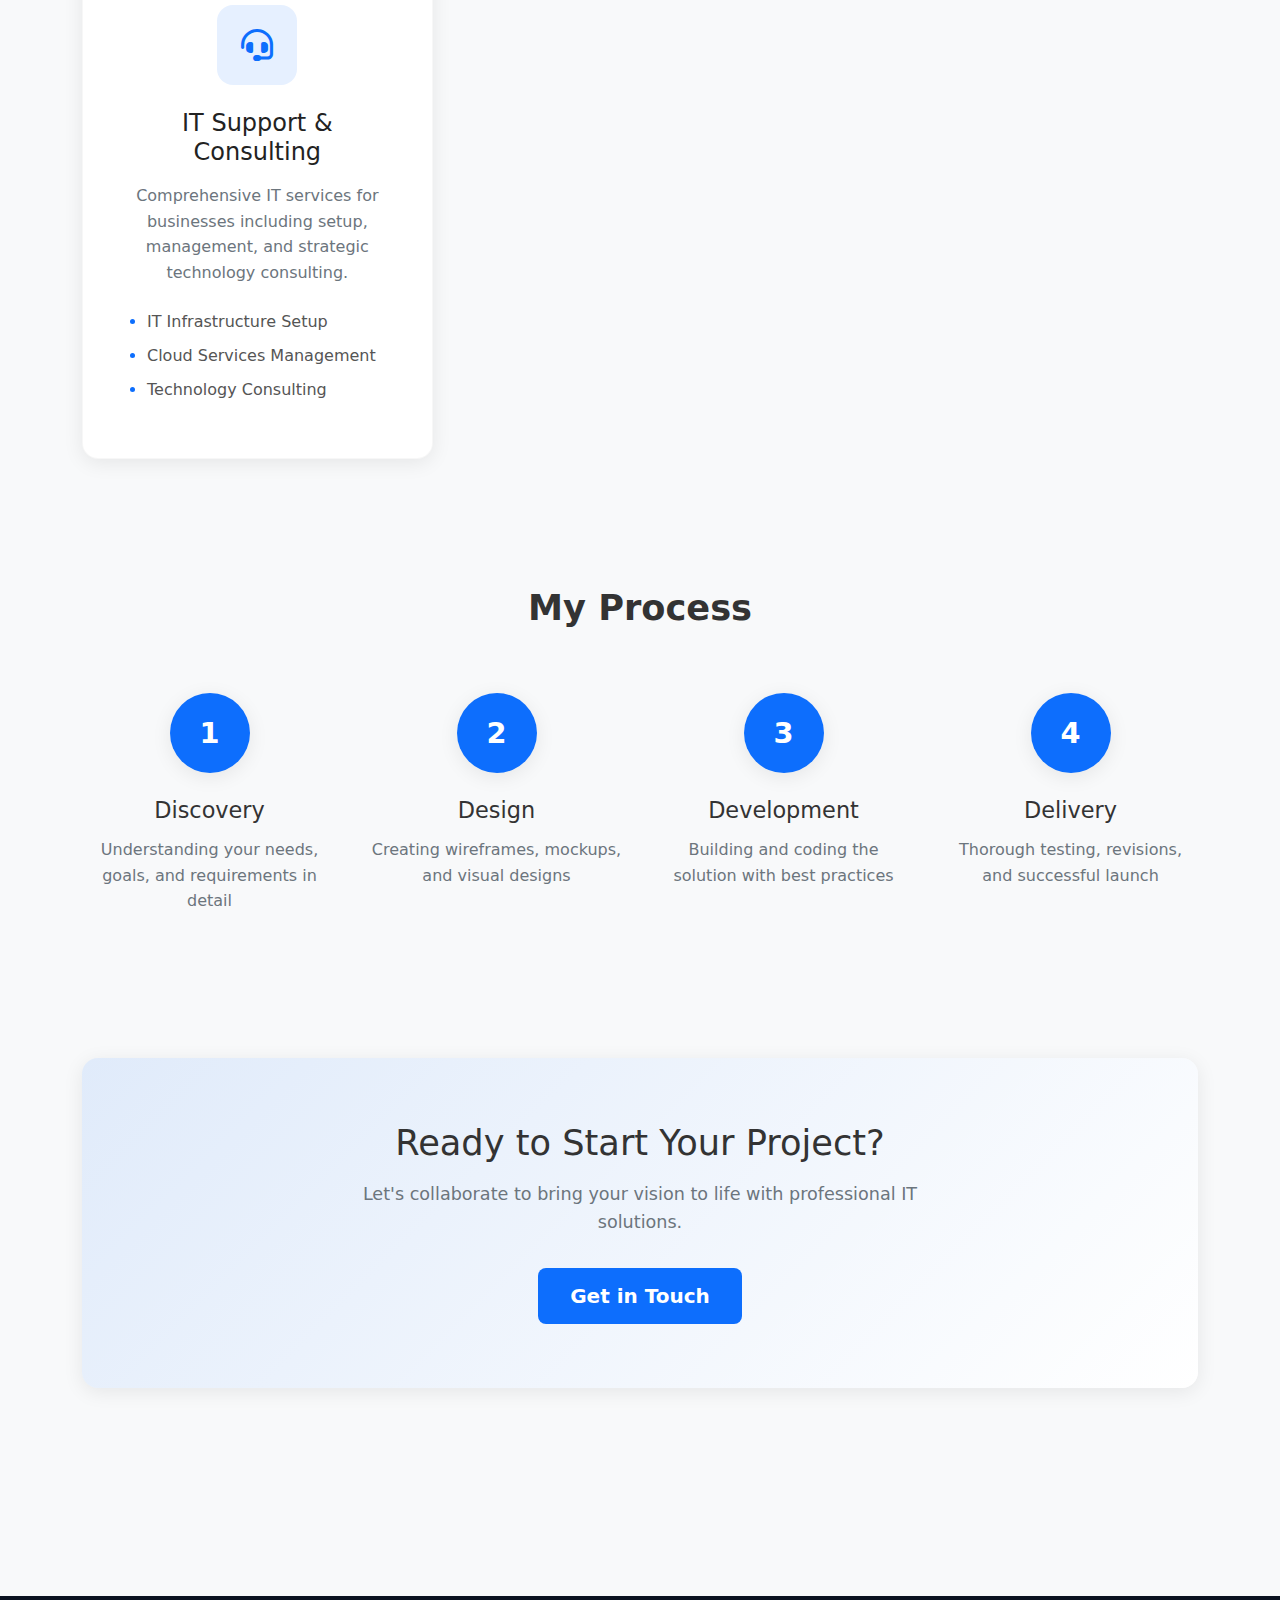
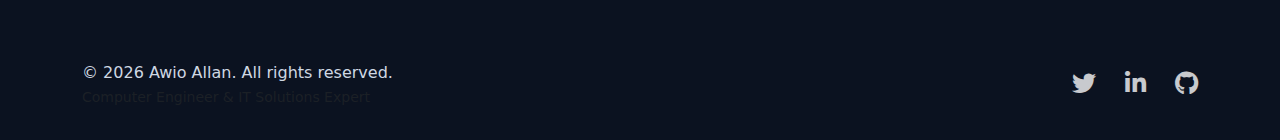
<file: services.html>
<!DOCTYPE html>
<html lang="en">
<head>
  <meta charset="utf-8" />
  <meta name="viewport" content="width=device-width, initial-scale=1" />
  <title>Services — Awio Allan | Computer Engineer</title>

  <!-- Bootstrap CSS -->
  <link href="https://cdn.jsdelivr.net/npm/bootstrap@5.3.3/dist/css/bootstrap.min.css" rel="stylesheet" integrity="sha384-QWTKZyjpPEjISv5WaRU9OFeRpok6YctnYmDr5pNlyT2bRjXh0JMhjY6hW+ALEwIH" crossorigin="anonymous">

  <!-- Font Awesome -->
  <link rel="stylesheet" href="https://cdnjs.cloudflare.com/ajax/libs/font-awesome/6.5.0/css/all.min.css">

  <style>
    :root {
      --brand: #0d6efd;
      --brand-light: rgba(13, 110, 253, 0.1);
      --muted: #6c757d;
      --shadow-sm: 0 4px 20px rgba(0,0,0,0.08);
      --shadow: 0 10px 40px rgba(13,110,253,0.12);
      --transition: all 0.3s ease;
    }

    body {
      font-family: system-ui, -apple-system, "Segoe UI", Roboto, "Helvetica Neue", Arial, sans-serif;
      background: #f8f9fa;
      color: #333;
      line-height: 1.6;
    }

    .navbar {
      box-shadow: var(--shadow-sm);
    }

    .section-title {
      text-align: center;
      margin: 5rem 0 4rem;
    }

    .section-title h1 {
      font-weight: 700;
      font-size: 2.8rem;
      color: #222;
    }

    .underline {
      width: 80px;
      height: 5px;
      background: var(--brand);
      border-radius: 3px;
      margin: 1rem auto;
    }

    .section-title p {
      color: var(--muted);
      font-size: 1.1rem;
    }

    .service-grid {
      display: grid;
      grid-template-columns: repeat(auto-fit, minmax(320px, 1fr));
      gap: 2rem;
      margin-bottom: 5rem;
    }

    .service-card {
      background: #fff;
      border-radius: 16px;
      padding: 2.5rem 2rem;
      box-shadow: var(--shadow-sm);
      transition: var(--transition);
      text-align: center;
      border: 1px solid rgba(0,0,0,0.03);
    }

    .service-card:hover {
      transform: translateY(-10px);
      box-shadow: var(--shadow);
    }

    .service-icon {
      width: 80px;
      height: 80px;
      background: var(--brand-light);
      border-radius: 16px;
      display: inline-flex;
      align-items: center;
      justify-content: center;
      margin-bottom: 1.5rem;
      font-size: 2rem;
      color: var(--brand);
    }

    .service-card h3 {
      font-size: 1.5rem;
      margin-bottom: 1rem;
      color: #222;
    }

    .service-card p {
      color: var(--muted);
      margin-bottom: 1.5rem;
    }

    .service-card ul {
      text-align: left;
      color: #555;
    }

    .service-card li {
      margin-bottom: 0.5rem;
    }

    .service-card li::marker {
      color: var(--brand);
    }

    .process-section {
      margin: 8rem 0;
    }

    .process-title {
      text-align: center;
      margin-bottom: 4rem;
      font-size: 2.2rem;
      font-weight: 600;
    }

    .process-steps {
      display: grid;
      grid-template-columns: repeat(auto-fit, minmax(220px, 1fr));
      gap: 2rem;
    }

    .step {
      text-align: center;
    }

    .step-number {
      width: 80px;
      height: 80px;
      background: var(--brand);
      color: #fff;
      border-radius: 50%;
      display: flex;
      align-items: center;
      justify-content: center;
      margin: 0 auto 1.5rem;
      font-size: 1.8rem;
      font-weight: bold;
      box-shadow: var(--shadow-sm);
    }

    .step h4 {
      font-size: 1.4rem;
      margin-bottom: 0.8rem;
    }

    .step p {
      color: var(--muted);
    }

    .cta-section {
      text-align: center;
      background: linear-gradient(135deg, var(--brand-light), #ffffff);
      padding: 4rem 3rem;
      border-radius: 16px;
      margin: 6rem 0 4rem;
      box-shadow: var(--shadow-sm);
    }

    .cta-section h2 {
      font-size: 2.2rem;
      margin-bottom: 1rem;
    }

    .cta-section p {
      font-size: 1.1rem;
      color: var(--muted);
      max-width: 600px;
      margin: 0 auto 2rem;
    }

    .btn-primary {
      background: var(--brand);
      border: none;
      padding: 0.8rem 2rem;
      font-weight: 600;
      border-radius: 8px;
      transition: var(--transition);
    }

    .btn-primary:hover {
      background: #0b5ed7;
      transform: translateY(-3px);
      box-shadow: 0 8px 25px rgba(13,110,253,0.25);
    }

    footer {
      background: #0b1220;
      color: #cfd8e3;
      padding: 4rem 0 2rem;
      margin-top: 6rem;
    }

    footer a {
      transition: var(--transition);
      opacity: 0.8;
    }

    footer a:hover {
      opacity: 1;
      color: #fff;
    }

    @media (max-width: 768px) {
      .section-title h1 {
        font-size: 2.4rem;
      }

      .process-title {
        font-size: 2rem;
      }

      .cta-section h2 {
        font-size: 2rem;
      }
    }
  </style>
</head>
<body>

  <!-- NAVBAR -->
  <nav class="navbar navbar-expand-lg bg-white">
    <div class="container">
      <a class="navbar-brand fw-bold fs-4" href="index.html">Awio Allan</a>
      <button class="navbar-toggler" type="button" data-bs-toggle="collapse" data-bs-target="#mainNav" aria-controls="mainNav" aria-expanded="false" aria-label="Toggle navigation">
        <span class="navbar-toggler-icon"></span>
      </button>

      <div class="collapse navbar-collapse" id="mainNav">
        <ul class="navbar-nav ms-auto mb-2 mb-lg-0 align-items-lg-center">
          <li class="nav-item"><a class="nav-link" href="index.html">Home</a></li>
          <li class="nav-item"><a class="nav-link" href="about.html">About</a></li>
          <li class="nav-item"><a class="nav-link" href="services.html">Services</a></li>
           <!--<li class="nav-item"><a class="nav-link" href="projects.html">Projects</a></li>-->
          <li class="nav-item"><a class="nav-link active" aria-current="page" href="contact.html">Contact</a></li>
        </ul>
        <a class="btn btn-primary ms-lg-3 d-none d-lg-block" href="contact.html">Get Started</a>
      </div>
    </div>
  </nav>

  <main class="container py-5">
    <div class="section-title">
      <h1>My Services</h1>
      <div class="underline"></div>
      <p>I offer a comprehensive range of IT and web services to help individuals and businesses thrive in the digital world.</p>
    </div>

    <div class="service-grid">
      <div class="service-card">
        <div class="service-icon">
          <i class="fas fa-laptop-code"></i>
        </div>
        <h3>Web Development</h3>
        <p>Custom website development using modern technologies. Responsive, fast, and SEO-friendly websites.</p>
        <ul>
          <li>Custom Themes</li>
          <li>Web Applications</li>
          <li>API Integration</li>
        </ul>
      </div>

      <div class="service-card">
        <div class="service-icon">
          <i class="fas fa-paint-brush"></i>
        </div>
        <h3>UI/UX Design</h3>
        <p>User-centered design that combines aesthetics with functionality for optimal user experience.</p>
        <ul>
          <li>Website Design</li>
          <li>Mobile App Design</li>
          <li>Wireframing & Prototyping</li>
          <li>User Research</li>
        </ul>
      </div>

      
      <div class="service-card">
        <div class="service-icon">
          <i class="fas fa-envelope"></i>
        </div>
        <h3>Professional Email Hosting</h3>
        <p>Business-grade email solutions with custom domains, enhanced security, and reliable delivery.</p>
        <ul>
          <li>Custom Domain Email Setup</li>
          <li>Business Email (G Suite/Office 365)</li>
          <li>Email Migration Services</li>
          <li>Spam Protection & Security</li>
          <li>Email Backup & Recovery</li>
        </ul>
      </div>

      <div class="service-card">
        <div class="service-icon">
          <i class="fas fa-tools"></i>
        </div>
        <h3>Website Maintenance</h3>
        <p>Ongoing website support, updates, and optimization to ensure peak performance and security.</p>
        <ul>
          <li>Regular Updates & Backups</li>
          <li>Security Monitoring</li>
          <li>Performance Optimization</li>
          <li>Content Updates</li>
          <li>Technical Support</li>
        </ul>
      </div>

      <div class="service-card">
        <div class="service-icon">
          <i class="fas fa-laptop-medical"></i>
        </div>
        <h3>Laptop Repair & Maintenance</h3>
        <p>Comprehensive laptop services including hardware repair, software troubleshooting, and preventive maintenance.</p>
        <ul>
          <li>Hardware Diagnosis & Repair</li>
        
          <li>Virus/Malware Removal</li>
          <li>Data Recovery & Backup</li>
          <li>Performance Tuning</li>
        </ul>
      </div>

      <div class="service-card">
        <div class="service-icon">
          <i class="fas fa-file-excel"></i>
        </div>
        <h3>Microsoft Office Solutions</h3>
        <p>Complete Microsoft Office setup, activation, training, and ongoing support for all your productivity needs.</p>
        <ul>
          <li>Microsoft Office Activation</li>
          <li>Office 365 Setup & Migration</li>
          <li>Custom Template Creation</li>
          <li>Advanced Excel Solutions</li>
          <li>Training & Support</li>
        </ul>
      </div>

      <div class="service-card">
        <div class="service-icon">
          <i class="fas fa-headset"></i>
        </div>
        <h3>IT Support & Consulting</h3>
        <p>Comprehensive IT services for businesses including setup, management, and strategic technology consulting.</p>
        <ul>
          <li>IT Infrastructure Setup</li>
          <!--<li>Network Configuration</li>-->
          <li>Cloud Services Management</li>
          <!--<li>Cybersecurity Solutions</li>-->
          <li>Technology Consulting</li>
        </ul>
      </div>
    </div>

    <div class="process-section">
      <h2 class="process-title">My Process</h2>
      <div class="process-steps">
        <div class="step">
          <div class="step-number">1</div>
          <h4>Discovery</h4>
          <p>Understanding your needs, goals, and requirements in detail</p>
        </div>
        <div class="step">
          <div class="step-number">2</div>
          <h4>Design</h4>
          <p>Creating wireframes, mockups, and visual designs</p>
        </div>
        <div class="step">
          <div class="step-number">3</div>
          <h4>Development</h4>
          <p>Building and coding the solution with best practices</p>
        </div>
        <div class="step">
          <div class="step-number">4</div>
          <h4>Delivery</h4>
          <p>Thorough testing, revisions, and successful launch</p>
        </div>
      </div>
    </div>

    <div class="cta-section">
      <h2>Ready to Start Your Project?</h2>
      <p>Let's collaborate to bring your vision to life with professional IT solutions.</p>
      <a href="contact.html" class="btn btn-primary btn-lg">Get in Touch</a>
    </div>
  </main>

  <!-- FOOTER -->
  <footer>
    <div class="container">
      <div class="row align-items-center">
        <div class="col-md-6 text-center text-md-start mb-4 mb-md-0">
          <p class="mb-0">&copy; 2026 Awio Allan. All rights reserved.</p>
          <small class="d-block text-muted">Computer Engineer & IT Solutions Expert</small>
        </div>
        <div class="col-md-6 text-center text-md-end">
          <a class="text-light fs-4 me-4" href="#" aria-label="Twitter"><i class="fab fa-twitter"></i></a>
          <a class="text-light fs-4 me-4" href="#" aria-label="LinkedIn"><i class="fab fa-linkedin-in"></i></a>
          <a class="text-light fs-4" href="#" aria-label="GitHub"><i class="fab fa-github"></i></a>
        </div>
      </div>
    </div>
  </footer>

  <!-- Bootstrap JS -->
  <script src="https://cdn.jsdelivr.net/npm/bootstrap@5.3.3/dist/js/bootstrap.bundle.min.js" integrity="sha384-YvpcrYf0tY3lHB60NNkmXc5s9fDVZLESaAA55NDzOxhy9GkcIdslK1eN7N6jIeHz" crossorigin="anonymous"></script>
</body>
</html>
</file>
<file: style.css>
/* Reset & Base Styles */
* {
    margin: 0;
    padding: 0;
    box-sizing: border-box;
}

:root {
    --primary: #2c3e50;
    --secondary: #3498db;
    --accent: #e74c3c;
    --light: #ecf0f1;
    --dark: #2c3e50;
    --gray: #95a5a6;
    --shadow: 0 4px 6px rgba(0, 0, 0, 0.1);
    --transition: all 0.3s ease;
}

html {
    scroll-behavior: smooth;
}

body {
    font-family: 'Segoe UI', Tahoma, Geneva, Verdana, sans-serif;
    line-height: 1.6;
    color: #333;
    background-color: #f9f9f9;
}

.container {
    width: 90%;
    max-width: 1200px;
    margin: 0 auto;
    padding: 0 20px;
}

/* Header & Navigation */
header {
    background-color: white;
    box-shadow: var(--shadow);
    position: fixed;
    width: 100%;
    top: 0;
    z-index: 1000;
}

nav {
    display: flex;
    justify-content: space-between;
    align-items: center;
    padding: 1rem 0;
}

.logo {
    font-size: 1.8rem;
    font-weight: 700;
    color: var(--primary);
    text-decoration: none;
}

.logo span {
    color: var(--secondary);
}

.nav-links {
    display: flex;
    gap: 2rem;
    list-style: none;
}

.nav-links a {
    text-decoration: none;
    color: var(--dark);
    font-weight: 500;
    transition: var(--transition);
    padding: 0.5rem 1rem;
    border-radius: 4px;
}

.nav-links a:hover,
.nav-links a.active {
    color: var(--secondary);
    background-color: rgba(52, 152, 219, 0.1);
}

.mobile-menu-btn {
    display: none;
    background: none;
    border: none;
    font-size: 1.5rem;
    cursor: pointer;
    color: var(--primary);
}

/* Main Content */
main {
    margin-top: 80px;
    min-height: calc(100vh - 200px);
}

section {
    padding: 5rem 0;
}

.section-title {
    text-align: center;
    margin-bottom: 3rem;
}

.section-title h1 {
    font-size: 2.5rem;
    color: var(--primary);
    margin-bottom: 1rem;
}

.section-title .underline {
    width: 60px;
    height: 4px;
    background-color: var(--secondary);
    margin: 0 auto;
}

/* Buttons */
.btn {
    display: inline-block;
    padding: 0.8rem 2rem;
    background-color: var(--secondary);
    color: white;
    text-decoration: none;
    border-radius: 4px;
    border: none;
    cursor: pointer;
    transition: var(--transition);
    font-weight: 500;
}

.btn:hover {
    background-color: #2980b9;
    transform: translateY(-2px);
}

.btn-outline {
    background-color: transparent;
    border: 2px solid var(--secondary);
    color: var(--secondary);
}

.btn-outline:hover {
    background-color: var(--secondary);
    color: white;
}

/* Footer */
footer {
    background-color: var(--primary);
    color: white;
    padding: 3rem 0;
    margin-top: auto;
}

.footer-content {
    display: flex;
    justify-content: space-between;
    align-items: center;
    flex-wrap: wrap;
    gap: 2rem;
}

.social-links {
    display: flex;
    gap: 1rem;
}

.social-links a {
    color: white;
    font-size: 1.2rem;
    transition: var(--transition);
}

.social-links a:hover {
    color: var(--secondary);
}

.copyright {
    text-align: center;
    margin-top: 2rem;
    padding-top: 2rem;
    border-top: 1px solid rgba(255, 255, 255, 0.1);
}

/* Responsive Design */
@media (max-width: 768px) {
    .mobile-menu-btn {
        display: block;
    }

    .nav-links {
        position: fixed;
        top: 70px;
        left: 0;
        width: 100%;
        background-color: white;
        flex-direction: column;
        padding: 2rem;
        box-shadow: var(--shadow);
        transform: translateY(-100%);
        opacity: 0;
        visibility: hidden;
        transition: var(--transition);
    }

    .nav-links.active {
        transform: translateY(0);
        opacity: 1;
        visibility: visible;
    }

    .section-title h1 {
        font-size: 2rem;
    }

    .footer-content {
        flex-direction: column;
        text-align: center;
    }
}
</file>
